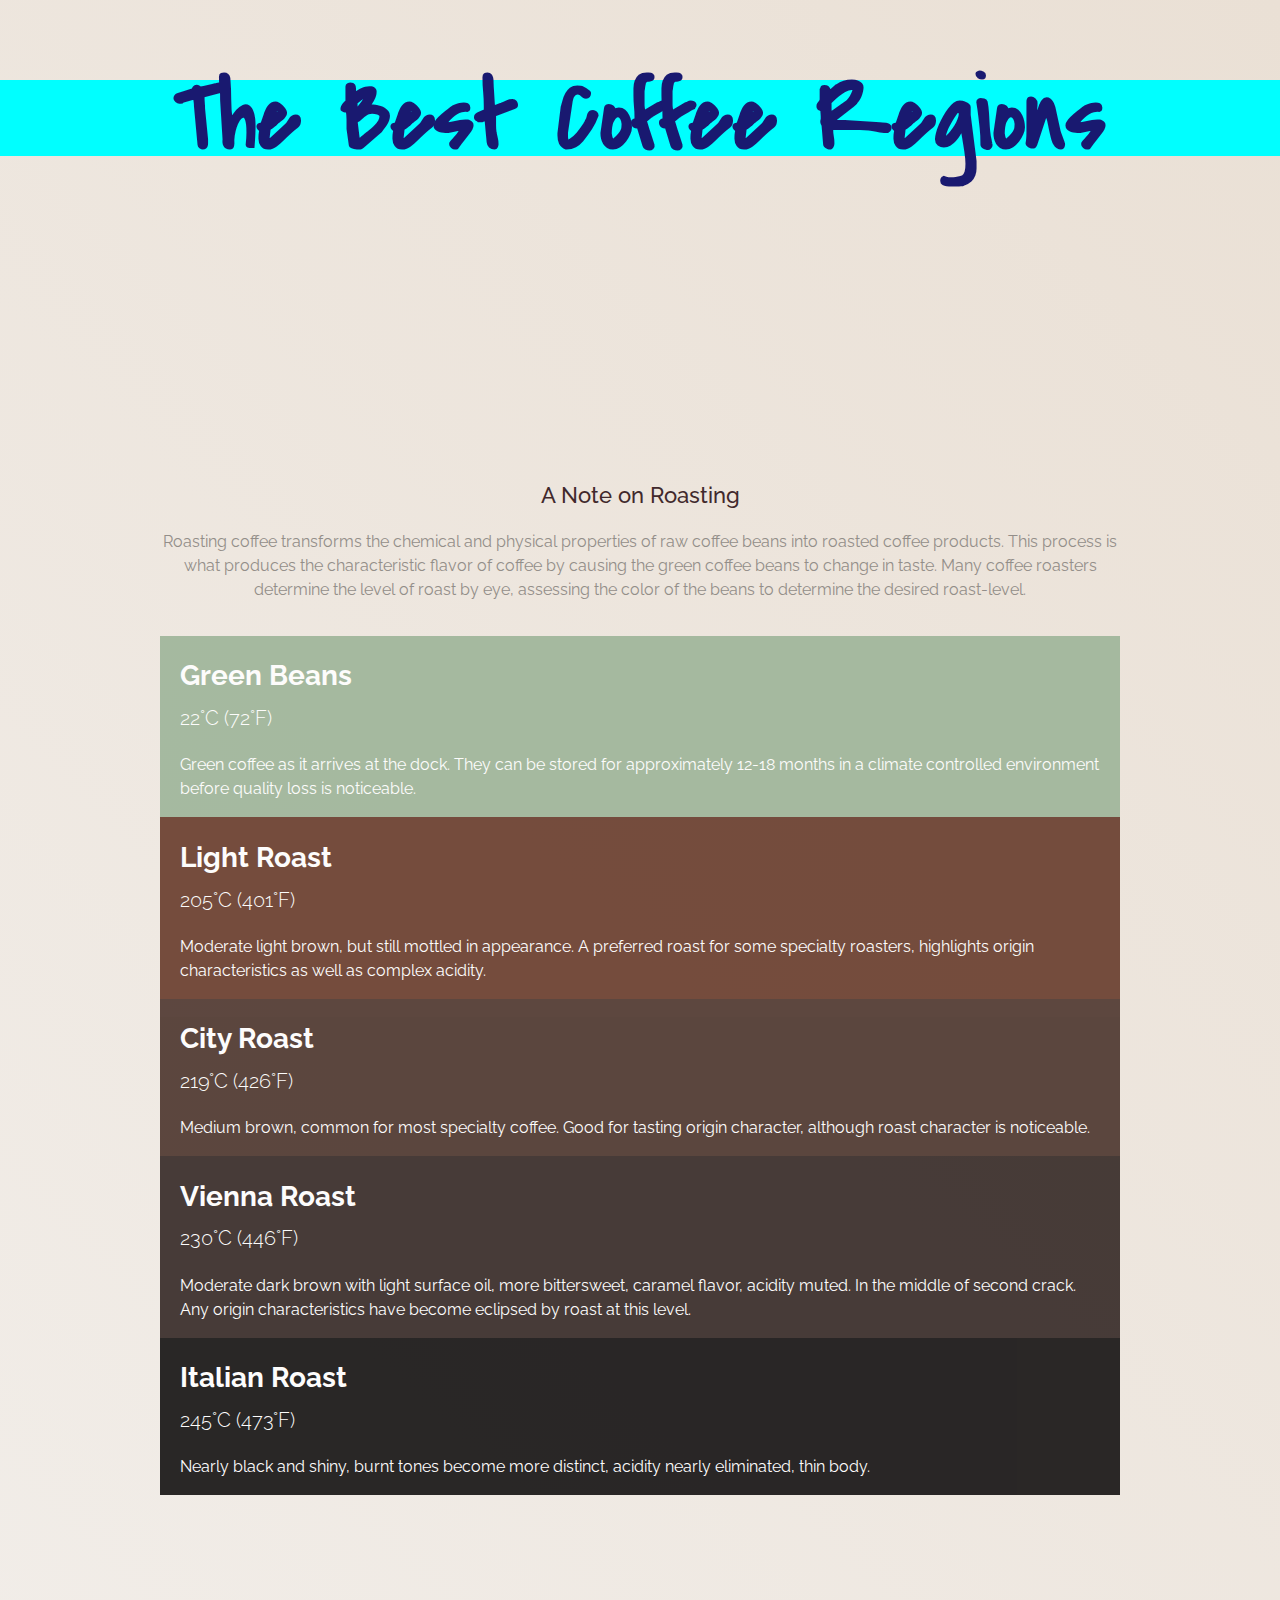
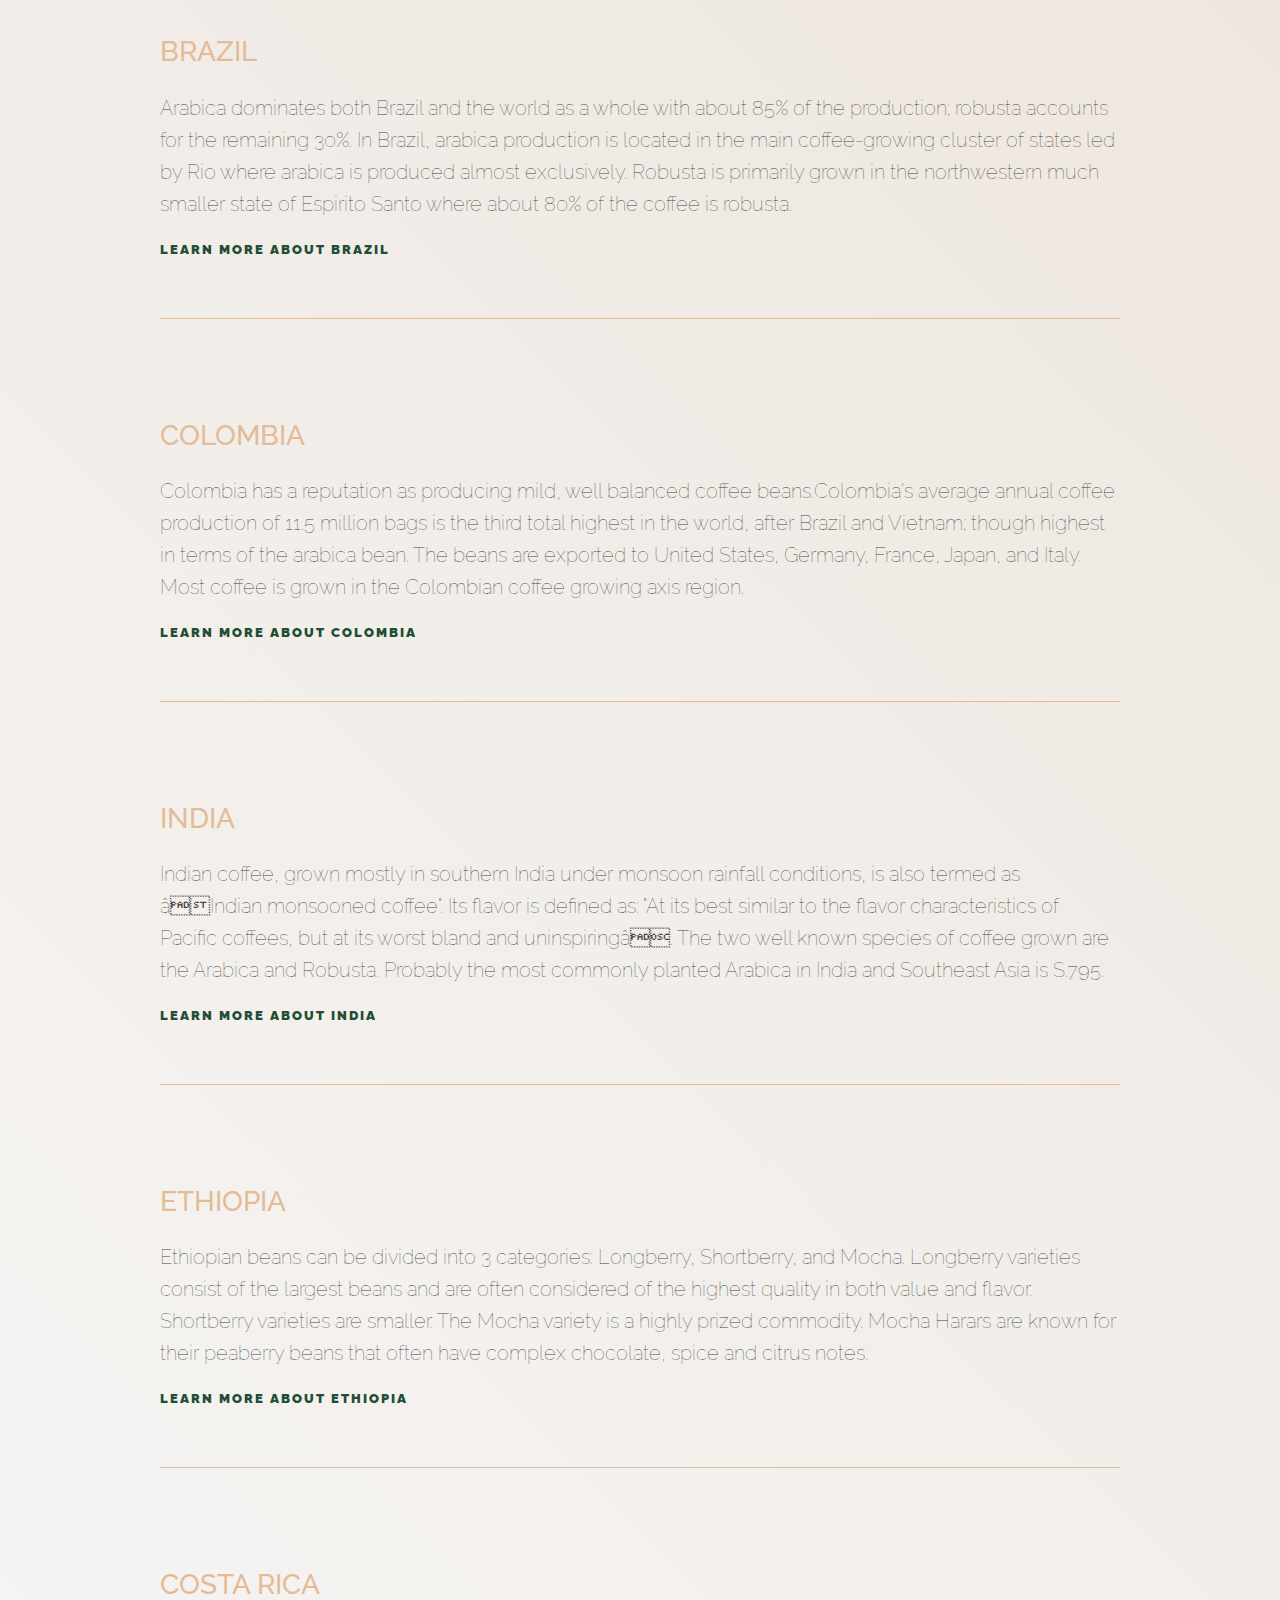
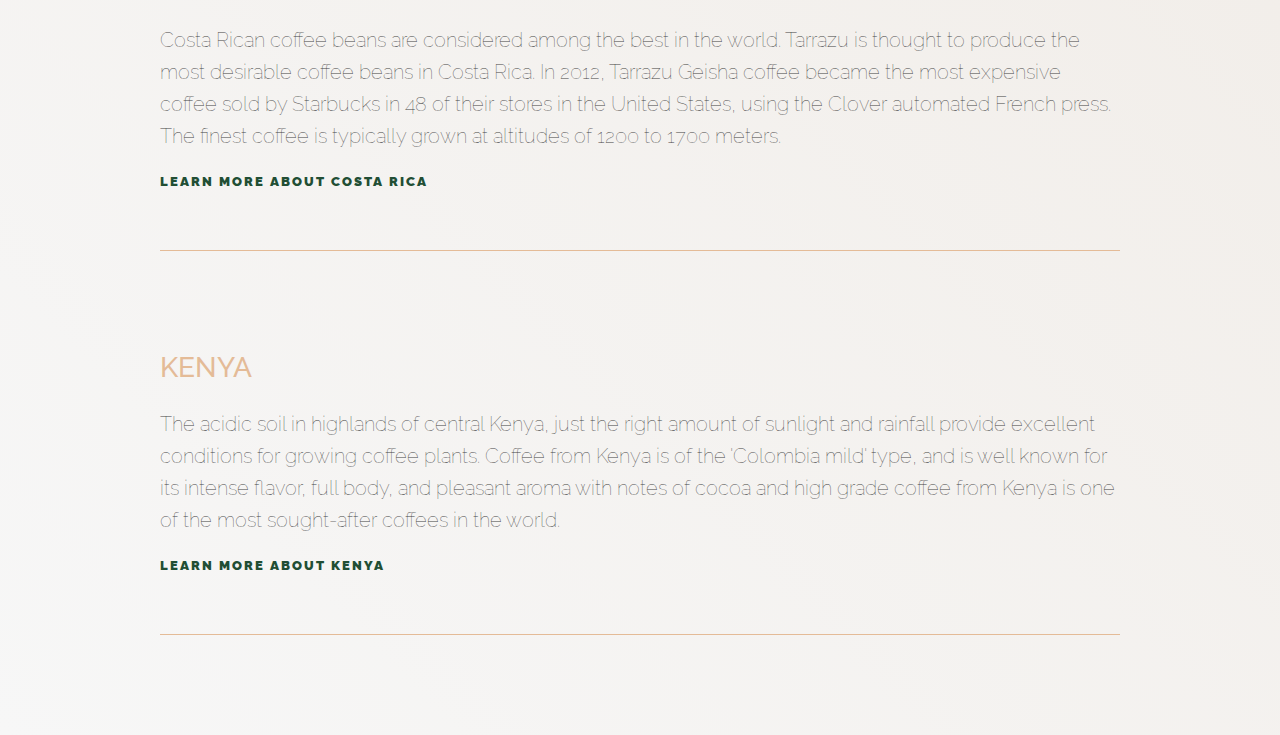
<file: coffee/index.html>
<!DOCTYPE html>
<html>
<head>
  <title>The Best Coffee - By Region</title>
  <link href="https://fonts.googleapis.com/css?family=Covered+By+Your+Grace|Raleway:100,500,600,800" rel="stylesheet">
  <link rel="stylesheet" type="text/css" href="style.css">
</head>
<body>

  <div class="header">
    <h1>The Best Coffee Regions</h1>
  </div>

  <div class="roasting">
    <h3>A Note on Roasting</h3>
    <p>Roasting coffee transforms the chemical and physical properties of raw coffee beans into roasted coffee products. This process is what produces the characteristic flavor of coffee by causing the green coffee beans to change in taste. Many coffee roasters determine the level of roast by eye, assessing the color of the beans to determine the desired roast-level.</p>
  <br>
      <div class="spectrum">
        <div class="green">
          <h4>Green Beans</h4>
          <h5>22&degC (72&degF)</h5>
          <p>Green coffee as it arrives at the dock. They can be stored for approximately 12-18 months in a climate controlled environment before quality loss is noticeable.</p>
        </div>
        <div class="light">
          <h4>Light Roast</h4>
          <h5>205&degC (401&degF)</h5>
          <p>Moderate light brown, but still mottled in appearance. A preferred roast for some specialty roasters, highlights origin characteristics as well as complex acidity.</p>
        </div>
        <div class="city">
          <h4>City Roast</h4>
          <h5>219&degC (426&degF)</h5>
          <p>Medium brown, common for most specialty coffee. Good for tasting origin character, although roast character is noticeable.</p>
        </div>
        <div class="vienna">
          <h4>Vienna Roast</h4>
          <h5>230&degC (446&degF)</h5>
          <p>Moderate dark brown with light surface oil, more bittersweet, caramel flavor, acidity muted. In the middle of second crack. Any origin characteristics have become eclipsed by roast at this level.</p>
        </div>
        <div class="italian">
          <h4>Italian Roast</h4>
          <h5>245&degC (473&degF)</h5>
          <p>Nearly black and shiny, burnt tones become more distinct, acidity nearly eliminated, thin body.</p>
        </div>
      </div>
  </div>

  <ul>
    <li>
      <h2>Brazil</h2>
      <p>Arabica dominates both Brazil and the world as a whole with about 85% of the production; robusta accounts for the remaining 30%. In Brazil, arabica production is located in the main coffee-growing cluster of states led by Rio where arabica is
        produced almost exclusively. Robusta is primarily grown in the northwestern much smaller state of Espirito Santo where about 80% of the coffee is robusta.</p>
      <a href="#">Learn More about Brazil</a>
    </li>
    <li>
      <h2>Colombia</h2>
      <p>Colombia has a reputation as producing mild, well balanced coffee beans.Colombia's average annual coffee production of 11.5 million bags is the third total highest in the world, after Brazil and Vietnam; though highest in terms of the arabica
        bean. The beans are exported to United States, Germany, France, Japan, and Italy. Most coffee is grown in the Colombian coffee growing axis region.</p>
      <a href="#">Learn More about Colombia</a>
    </li>
    <li>
      <h2>India</h2>
      <p>Indian coffee, grown mostly in southern India under monsoon rainfall conditions, is also termed as âIndian monsooned coffee". Its flavor is defined as: "At its best similar to the flavor characteristics of Pacific coffees, but at its worst bland and uninspiringâ. The two well known species of coffee grown are the Arabica and Robusta. Probably the most commonly planted Arabica in India and Southeast Asia is S.795.</p>
      <a href="#">Learn More about India</a>
    </li>
    <li>
      <h2>Ethiopia</h2>
      <p>Ethiopian beans can be divided into 3 categories: Longberry, Shortberry, and Mocha. Longberry varieties consist of the largest beans and are often considered of the highest quality in both value and flavor. Shortberry varieties are smaller. The Mocha variety is a highly prized commodity. Mocha Harars are known for their peaberry beans that often have complex chocolate, spice and citrus notes.</p>
      <a href="#">Learn More about Ethiopia</a>
    </li>
    <li>
      <h2>Costa Rica</h2>
      <p>Costa Rican coffee beans are considered among the best in the world. Tarrazu is thought to produce the most desirable coffee beans in Costa Rica. In 2012, Tarrazu Geisha coffee became the most expensive coffee sold by Starbucks in 48 of their stores in the United States, using the Clover automated French press. The finest coffee is typically grown at altitudes of 1200 to 1700 meters.</p>
      <a href="#">Learn More about Costa Rica</a>
    </li>
    <li>
      <h2>Kenya</h2>
      <p>The acidic soil in highlands of central Kenya, just the right amount of sunlight and rainfall provide excellent conditions for growing coffee plants. Coffee from Kenya is of the 'Colombia mild' type, and is well known for its intense flavor, full body, and pleasant aroma with notes of cocoa and high grade coffee from Kenya is one of the most sought-after coffees in the world.</p>
      <a href="#">Learn More about Kenya</a>
    </li>
  </ul>

</body>
</html>
</file>
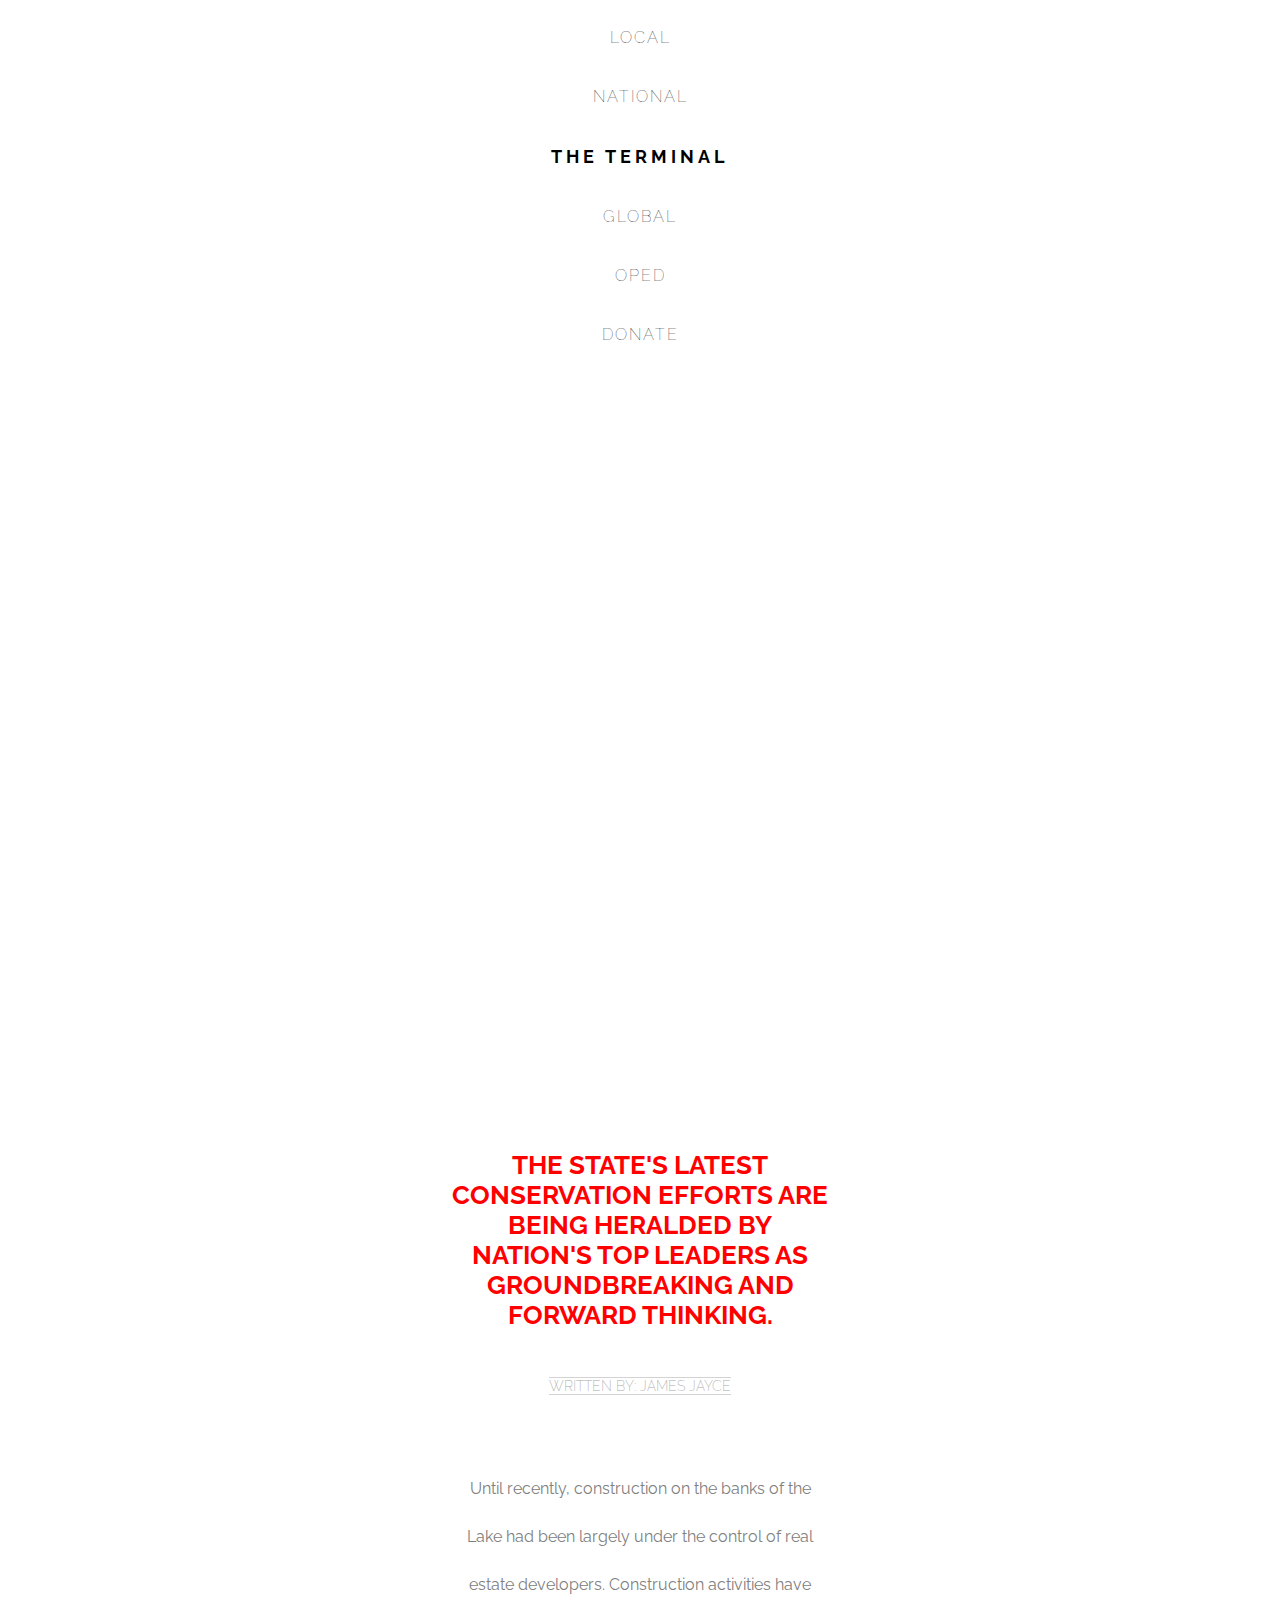
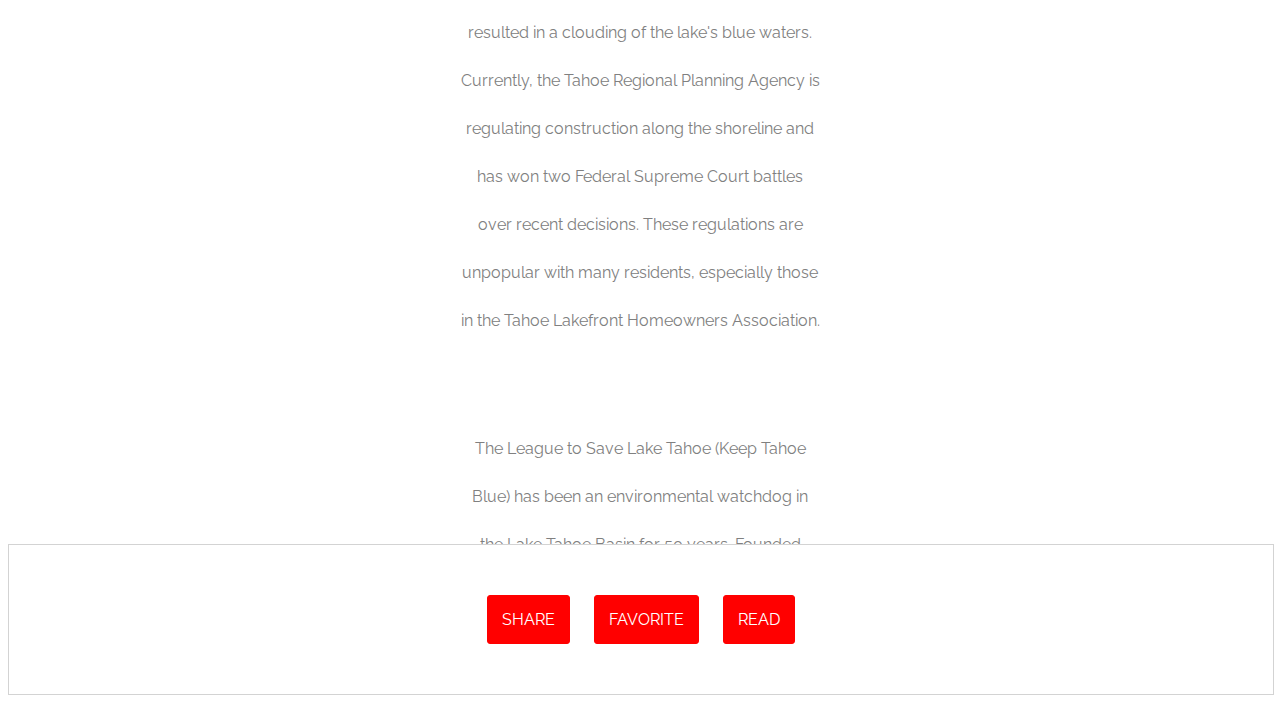
<file: lake_tahoe/index.html>
<!DOCTYPE html>
<html>
<head>
  <title>The Terminal - Your Source for Fact-Based News</title>
  <link href="https://fonts.googleapis.com/css?family=Amatic+SC|Raleway:100,200,600,700" rel="stylesheet">
  <link rel="stylesheet" type="text/css" href="style.css">
</head>
<body>

  <nav class="navigation">
    <ul>
      <li>LOCAL</li>
      <li>NATIONAL</li>
      <li class="logo">THE TERMINAL</li>
      <li>GLOBAL</li>
      <li>OPED</li>
      <li class="donate">DONATE</li>
    </ul>
  </nav>

  <div id="banner">
    <div class="content">
      <h1>Conservation Efforts at Lake Tahoe Being Praised by Nation's Leaders</h1>
    </div>
  </div>

  <div id="main" class="content">
    <h3>THE STATE'S LATEST CONSERVATION EFFORTS ARE BEING HERALDED BY NATION'S TOP LEADERS AS GROUNDBREAKING AND FORWARD THINKING.</h3>
    <span class="byline">WRITTEN BY: JAMES JAYCE</span>
    <p>Until recently, construction on the banks of the Lake had been largely under the control of real estate developers. Construction activities have resulted in a clouding of the lake's blue waters. Currently, the Tahoe Regional Planning Agency is regulating construction along the shoreline and has won two Federal Supreme Court battles over recent decisions. These regulations are unpopular with many residents, especially those in the Tahoe Lakefront Homeowners Association.</p>

    <p>The League to Save Lake Tahoe (Keep Tahoe Blue) has been an environmental watchdog in the Lake Tahoe Basin for 50 years. Founded when a proposal to build a four-lane highway around the lake (with a bridge over the entrance to Emerald Bay) was proposed in 1957, the League has thwarted poorly designed development projects and environmentally unsound planning. The League embraces responsible and diversified use of the Lake's resources while protecting and restoring its natural attributes.</p>

    <div class="pull-quote">
      <h2>"THE LEAGUE EMBRACES RESPONSIBLE AND DIVERSIFIED USE OF THE LAKE'S RESOURCES WHILE PROTECTING AND RESTORING ITS NATURAL ATTRIBUTES"</h2>
    </div>

    <p>Since 1980, the Lake Tahoe Interagency Monitoring Program (LTIMP) has been measuring stream discharge and concentrations of nutrients and sediment in up to 10 tributary streams in the Lake Tahoe Basin, California-Nevada. The objectives of the LTIMP are to acquire and disseminate the water quality information necessary to support science-based environmental planning and decision making in the basin. The LTIMP is a cooperative program with support from 12 federal and state agencies with interests in the Tahoe Basin. This data set, together with more recently acquired data on urban runoff water quality, is being used by the Lahontan Regional Water Quality Control Board to develop a program (mandated by the Clean Water Act) to limit the flux of nutrients and fine sediment to the Lake.</p>

    <p>UC Davis remains a primary steward of the lake. The UC Davis Tahoe Environmental Research Center is dedicated to research, education and public outreach, and to providing objective scientific information for restoration and sustainable use of the Lake Tahoe Basin. Each year, it produces a well-publicized "State of the Lake" assessment report.</p>
  </div>

  <div class="share">
    <a href="#">SHARE</a>
    <a href="#">FAVORITE</a>
    <a href="#">READ</a>
  </div>

</body>
</html>
</file>
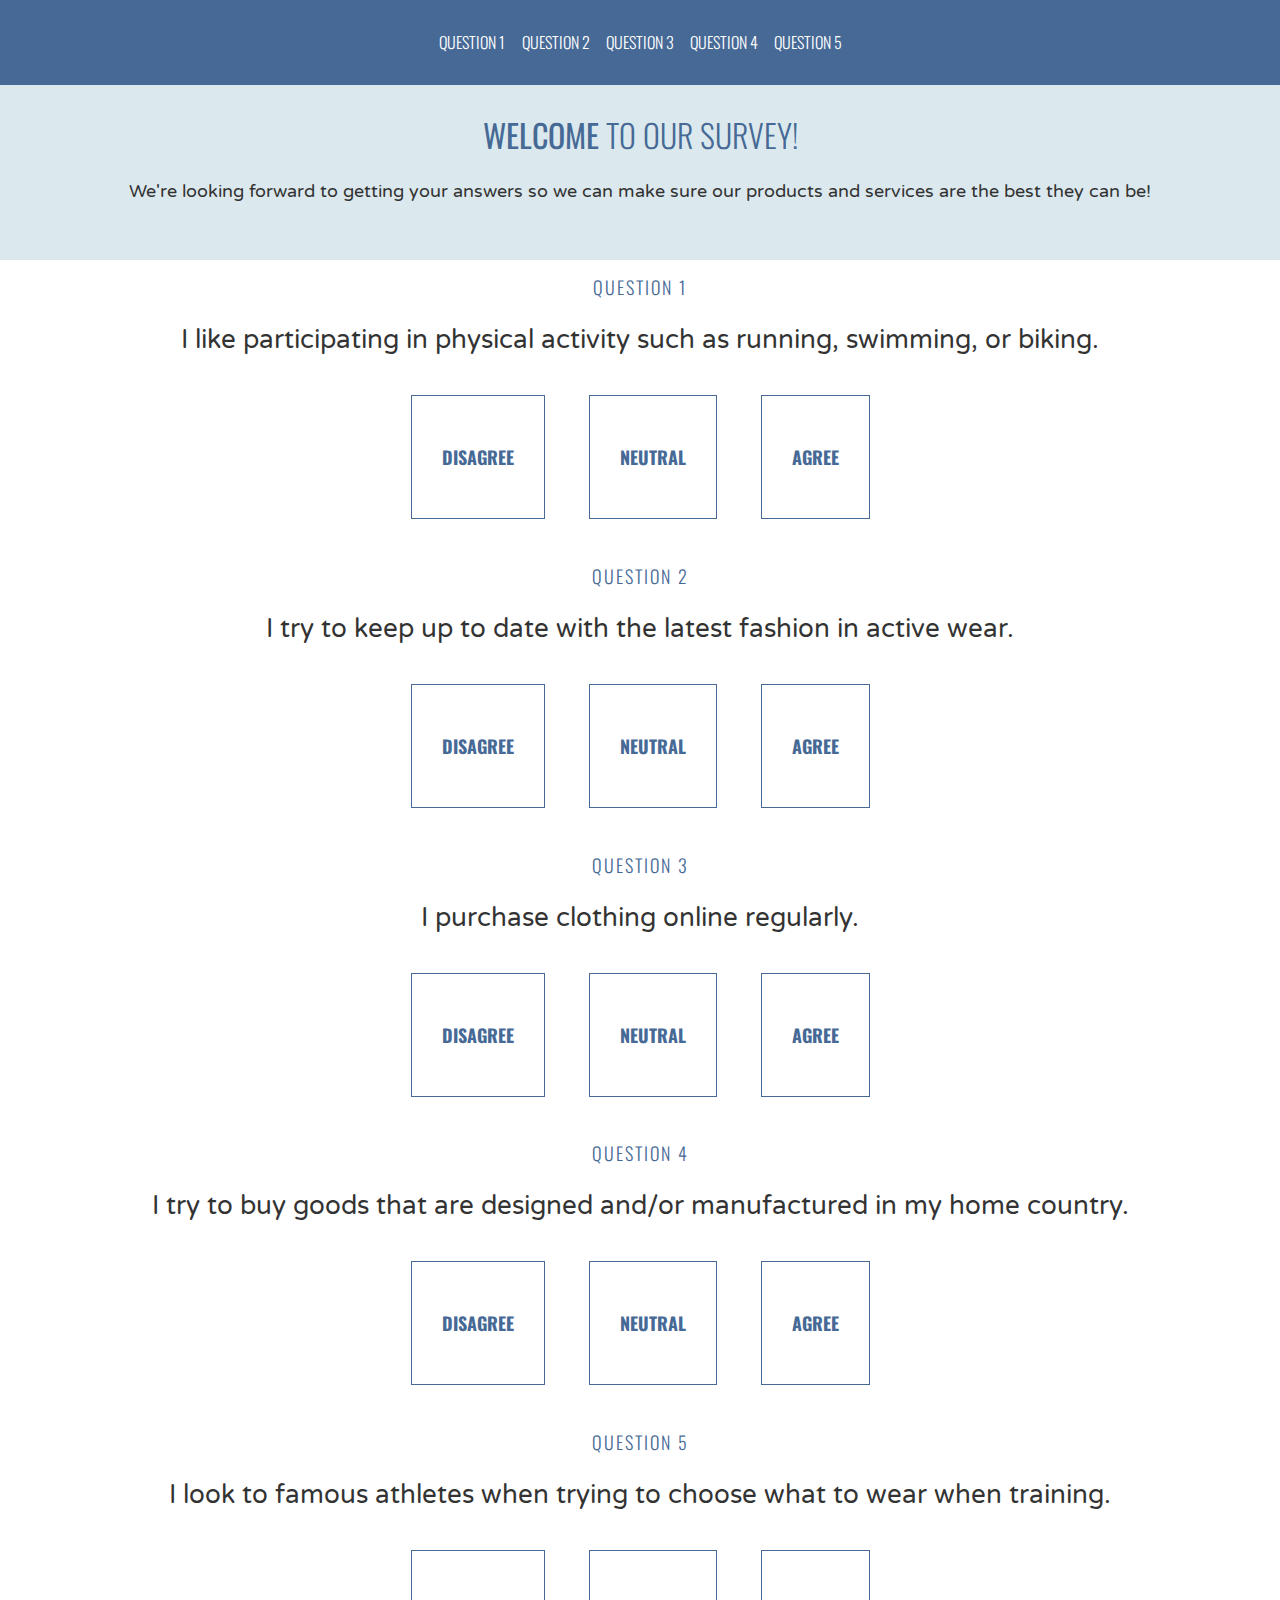
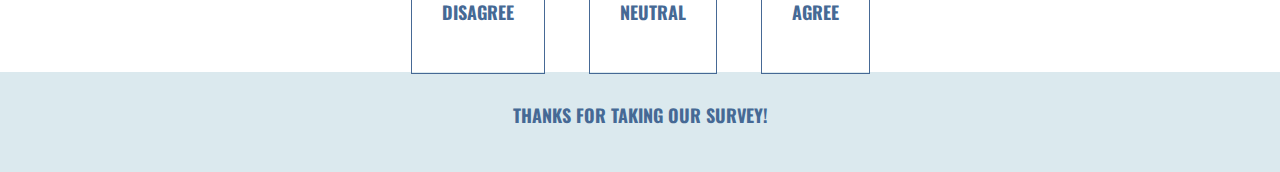
<file: participate_in_our_survey/index.html>
<!DOCTYPE html>
<html>
<head>
  <title>Please Participate in Our Survey!</title>
  <link href="https://fonts.googleapis.com/css?family=Oswald:300,700|Varela+Round" rel="stylesheet">
  <link rel="stylesheet" type="text/css" href="style.css">
</head>
<body>

  <header>
    <ul>
      <li>Question 1</li>
      <li>Question 2</li>
      <li>Question 3</li>
      <li>Question 4</li>
      <li>Question 5</li>
    </ul>
  </header>
  
  <div class="welcome">
    <h1><strong>Welcome</strong> to our survey!</h1>
    <p>We're looking forward to getting your answers so we can make sure our products and services are the best they can be!</p>
  </div>

  <div class="question">
    <h4>Question 1</h4>
    <h2>I like participating in physical activity such as running, swimming, or biking.</h2>

    <div class="answer">
      <h3>Disagree</h3>
    </div>

    <div class="answer">
      <h3>Neutral</h3>
    </div>

    <div class="answer">
      <h3>Agree</h3>
    </div>
  </div>

  <div class="question">
    <h4>Question 2</h4>
    <h2>I try to keep up to date with the latest fashion in active wear.</h2>

    <div class="answer">
      <h3>Disagree</h3>
    </div>

    <div class="answer">
      <h3>Neutral</h3>
    </div>

    <div class="answer">
      <h3>Agree</h3>
    </div>
  </div>

  <div class="question">
    <h4>Question 3</h4>
    <h2>I purchase clothing online regularly.</h2>

    <div class="answer">
      <h3>Disagree</h3>
    </div>

    <div class="answer">
      <h3>Neutral</h3>
    </div>

    <div class="answer">
      <h3>Agree</h3>
    </div>
  </div>

  <div class="question">
    <h4>Question 4</h4>
    <h2>I try to buy goods that are designed and/or manufactured in my home country.</h2>

    <div class="answer">
      <h3>Disagree</h3>
    </div>

    <div class="answer">
      <h3>Neutral</h3>
    </div>

    <div class="answer">
      <h3>Agree</h3>
    </div>
  </div>

  <div class="question">
    <h4>Question 5</h4>
    <h2>I look to famous athletes when trying to choose what to wear when training.</h2>

    <div class="answer">
      <h3>Disagree</h3>
    </div>

    <div class="answer">
      <h3>Neutral</h3>
    </div>

    <div class="answer">
      <h3>Agree</h3>
    </div>
  </div>
  <footer>
    <h3>Thanks for taking our survey!</h3>
  </footer>
</body>
</html>
</file>
<file: coffee/style.css>
body {
  padding: 0;
  margin: 0;
  background: #F7F7F7;
  /* Old browsers */
  background: -moz-linear-gradient(45deg, #F7F7F7 0%, #EAE0D5 100%);
  /* FF3.6-15 */
  background: -webkit-linear-gradient(45deg, #F7F7F7 0%, #EAE0D5 100%);
  /* Chrome10-25,Safari5.1-6 */
  background: linear-gradient(45deg, #F7F7F7 0%, #EAE0D5 100%);
}

/** Header styles **/
.header {
  background-image: url(https://images.unsplash.com/photo-1455267847942-f4fdb784f0c5?dpr=1&auto=format&crop=entropy&fit=crop&w=1500&h=1000&q=80&cs=tinysrgb);
  height: 400px;
  background-position: center center;
}

.roasting {
  margin: 40px auto;
  padding: 20px 30px 40px 30px;
  background-color: #FFFFFFFFF;
  overflow: auto;
  width: 75%;
  border-radius: 4px;
  align-self: center;
}

.roasting p {
  color: #938E89;
  text-align: center;
  line-height: 24px;
  font-family: 'Raleway', sans-serif;
  font-size: 16px;
  font-weight: 400;
}

.spectrum div {
  font: inherit;
  padding: 0 20px;
  color: #FFFFFF;
  overflow: auto;
  opacity: 0.9;
}

.spectrum p {
  color: #FFFFFF;
  text-align: left;
}

/* Roast types */
.green {
  background-color: #9EB599;
}

.light {
  background-color: #683C2C;
}

.city {
  background-color: #4C352D;
}

.vienna {
  background-color: #352926;
}

.italian {
  background-color: #141212;
}

/* Typography */
h1 {
  color: #41292C;
  font-family: 'Covered By Your Grace', sans-serif;
  font-size: 100px;
  line-height: 76px;
  margin: 0;
  position: relative;
  text-align: center;
  top: 20%;
  color: MidnightBlue;
  background-color: Aqua;
}

h2 {
  color: #E4BB97;
  font-family: 'Raleway', sans-serif;
  font-size: 28px;
  font-weight: 500;
  text-align: left;
  text-transform: uppercase;
}

h3 {
  color: #41292C;
  font-family: 'Raleway', sans-serif;
  font-size: 22px;
  font-weight: 500;
  text-align: center;
}

h4 {
  font-family: 'Raleway', sans-serif;
  font-size: 28px;
  font-weight: 700;
  line-height: .2em;
}

h5 {
  font-family: 'Raleway', sans-serif;
  font-size: 20px;
  line-height: .2em;
  font-weight: 300;
}

/* Page elements */
ul {
  margin: 0 auto;
  padding: 0;
  width: 75%;
}

li {
  border-bottom: 1px solid #E4BB97;
  list-style: none;
  margin: 100px 0px;
  padding-bottom: 60px;
}

p {
  color: #444444;
  line-height: 32px;
  font-family: 'Raleway', sans-serif;
  font-size: 20px;
  font-weight: 100;
}

a {
  color: #214E34;
  font-family: 'Raleway', sans-serif;
  font-size: 13px;
  font-weight: 900;
  text-align: left;
  text-transform: uppercase;
  text-decoration: none;
  letter-spacing: 2px;
}
</file>
<file: lake_tahoe/style.css>
body {
  background-color: white;
  font-family: 'Raleway', sans-serif;
}

.navigation ul {
  margin: 0;
  padding: 0;
  text-align: center;
}

.navigation li {
  font-weight: 100;
  letter-spacing: 2px;
  padding: 20px;
}

.navigation  li.logo {
  color: black;
  font-size: 18px;
  font-weight: 700;
  letter-spacing: 4px;
}

#banner {
  background-image: url("https://s3.amazonaws.com/codecademy-content/courses/web-101/unit-6/htmlcss1-img_tahoe.jpeg");
  background-size: cover;
  background-position: bottom center;
  height: 700px;
  width: 100%;
}

#banner .content h1 {
  border: 3px solid white;
  position: relative;
  top: 50px;
  width: 400px;
  margin: 0 auto;
}

#main {
  margin: 0 auto;
  padding: 40px;
  text-align: center;
  width: 400px;
  height: 1000px;
  overflow: scroll;
}

h1 {
  color: white;
  font-size: 42px;
  font-weight: 600;
  text-align: center;
}

h2 {
  border: 1px dotted red;
  color: red;
  font-size: 14px;
  line-height: 48px;
  padding: 20px 30px;
  margin: 30px 20px;
  text-align: center;
}

h3 {
  color: red;
  font-size: 26px;
  font-weight: 700;
  padding: 20px 10px;
}

p {
  color: grey;
  font-size: 16px;
  line-height: 48px;
  margin-top: 60px;
  padding: 10px 20px;
}

.pull-quote {
  margin: 0 auto;
  width: 400px;
}

.byline {
  border-bottom: 1px solid LightGrey;
  border-top: 1px solid LightGrey;
  color: DarkGrey;
  font-size: 14px;
  font-weight: 200;
}

.share {
  border: 1px solid LightGrey;
  padding: 40px 0px;
  position: relative;
  text-align: center;
  width: 100%;
}

.share a {
  background: red;
  border: 1px solid red;
  border-radius: 3px;
  color: white;
  display: inline-block;
  margin: 10px;
  padding: 14px;
  text-decoration: none;
}

.share a:hover {
  background: white;
  border: 1px solid red;
  color: red;
}
</file>
<file: participate_in_our_survey/style.css>
body {
  background-color: #FFF;
  margin: 0 auto;
}

header {
  background-color: #466995;
  border-bottom: 1px solid #466995;
  position: fixed;
  width: 100%;
  z-index: 10;
}

ul {
  margin: 30px auto;
  padding: 0 20px;
  text-align: center;
}

li {
  color: #FFF;
  font-family: 'Oswald', sans-serif;
  font-size: 16px;
  font-weight: 300;
  text-transform: uppercase;
  display: inline-block;
  width: 80px;
}

li:hover {
  color: #DBE9EE;
}

h1 {
  color: #466995;
  font-family: 'Oswald', sans-serif;
  font-size: 32px;
  font-weight: 300;
  text-transform: uppercase;
}

h2 {
  color: #333;
  font-family: 'Varela Round', sans-serif;
  font-size: 26px;
  font-weight: 100;
  margin: 0 auto 20px auto;
}

h3 {
  color: #466995;
  font-family: 'Oswald', sans-serif;
  font-size: 18px;
  text-align: center;
  font-weight: 700;
  text-transform: uppercase;
  padding: 30px;
}

h4 {
  color: #466995;
  font-family: 'Oswald', sans-serif;
  font-size: 18px;
  font-weight: 300;
  letter-spacing: 2px;
  text-align: center;
  text-transform: uppercase
}

p {
  color: #333;
  font-family: 'Varela Round', sans-serif;
  font-size: 18px;
}

footer {
  background-color: #DBE9EE;
  text-align: center;
  height: 100px;
}

.welcome {
  background-color: #DBE9EE;
  box-sizing: border-box;
  padding: 40px;
  text-align: center;
  width: 100%;
  position: relative;
  top: 50px;
}

.question {
  position: relative;
  text-align: center;
  top: 40px;
}

.answer {
  border: 1px solid #466995;
  margin: 20px;
  display: inline-block;
}

.answer:hover {
  background: #C0D6DF;
  color: #FFF;
}
</file>
